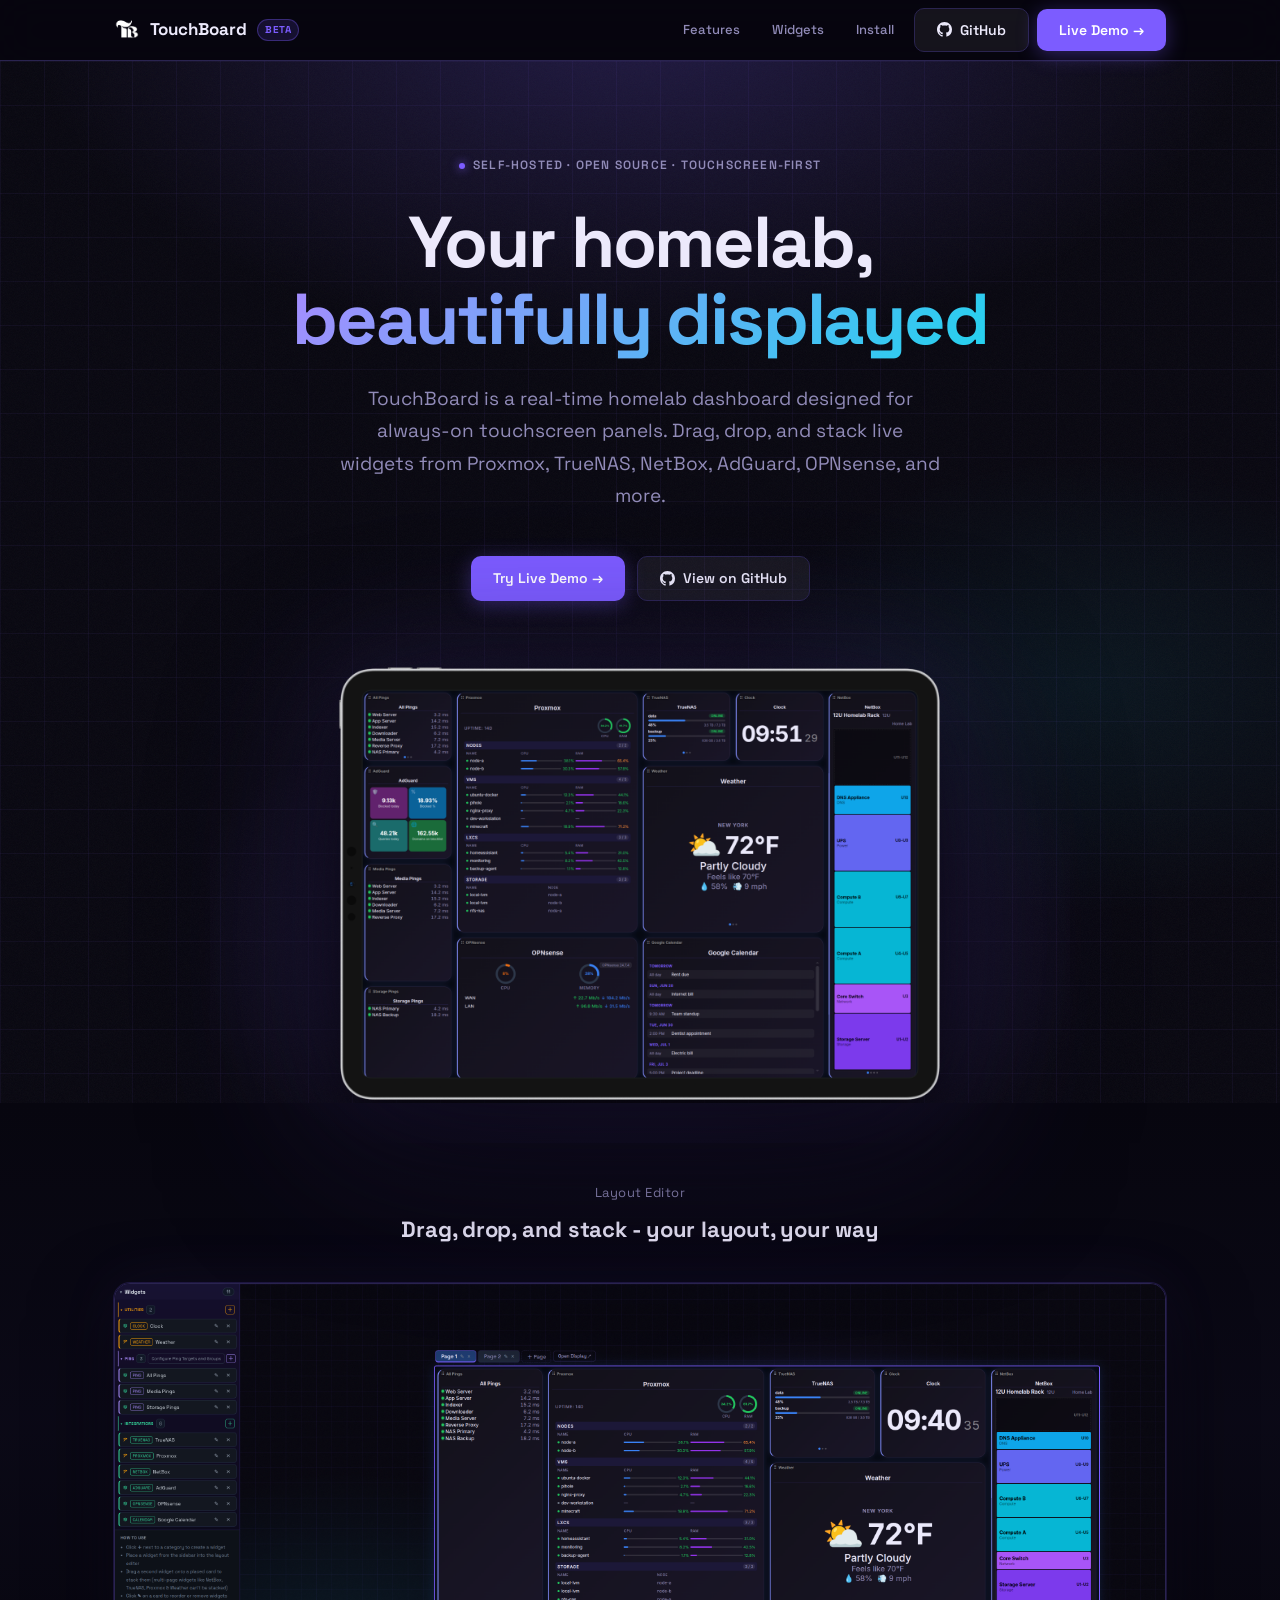
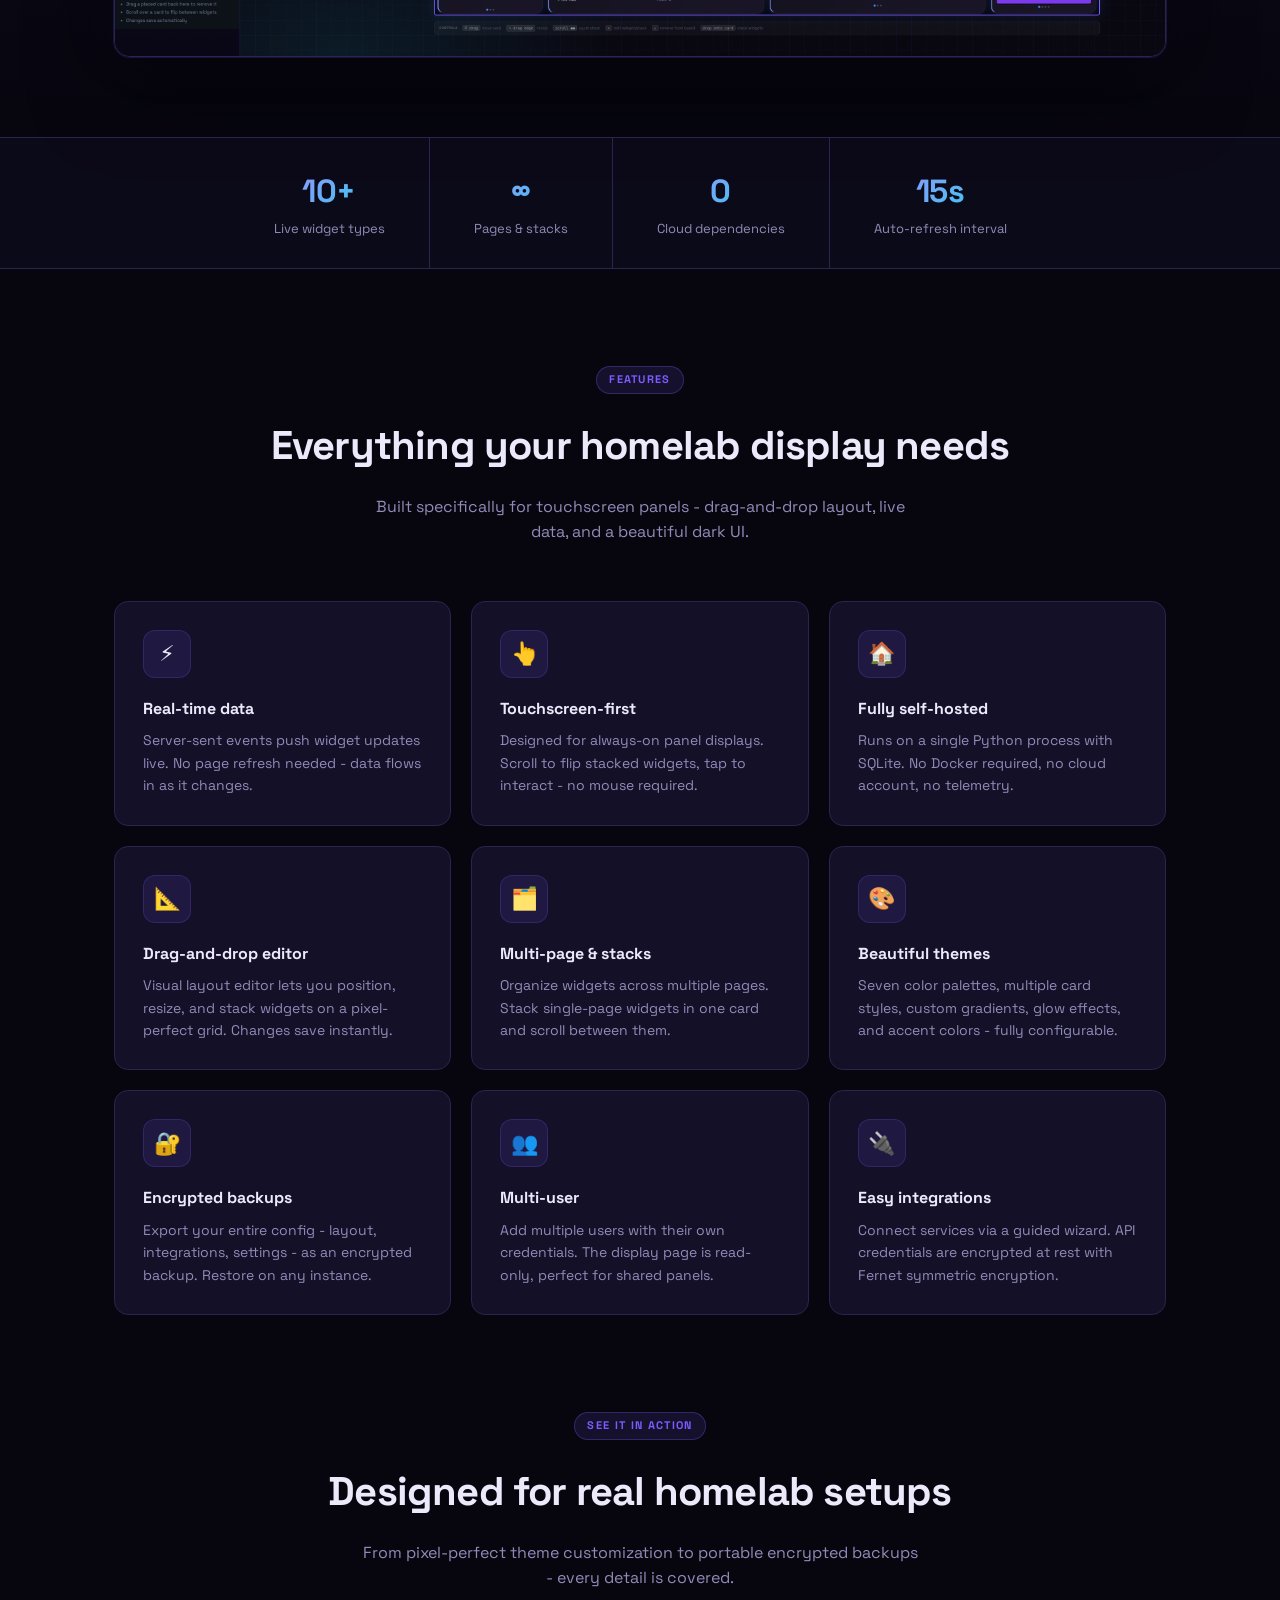
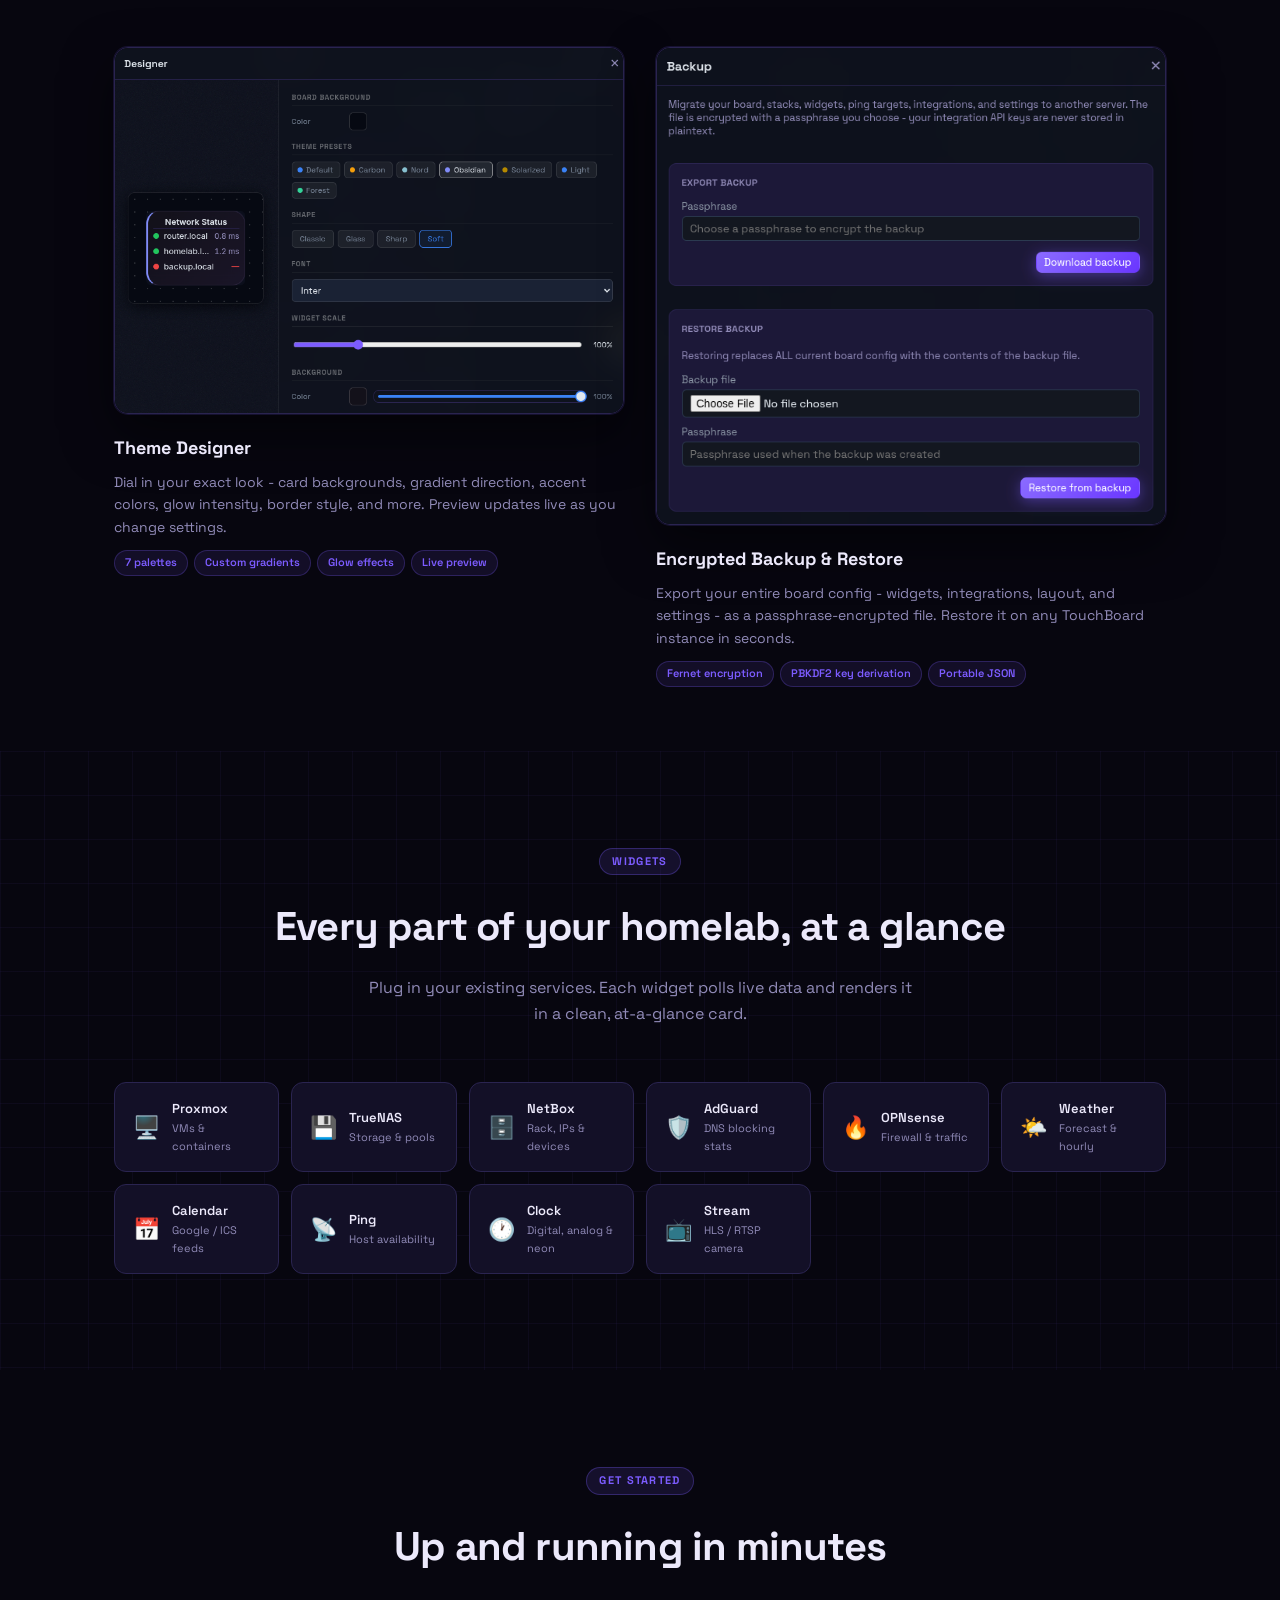
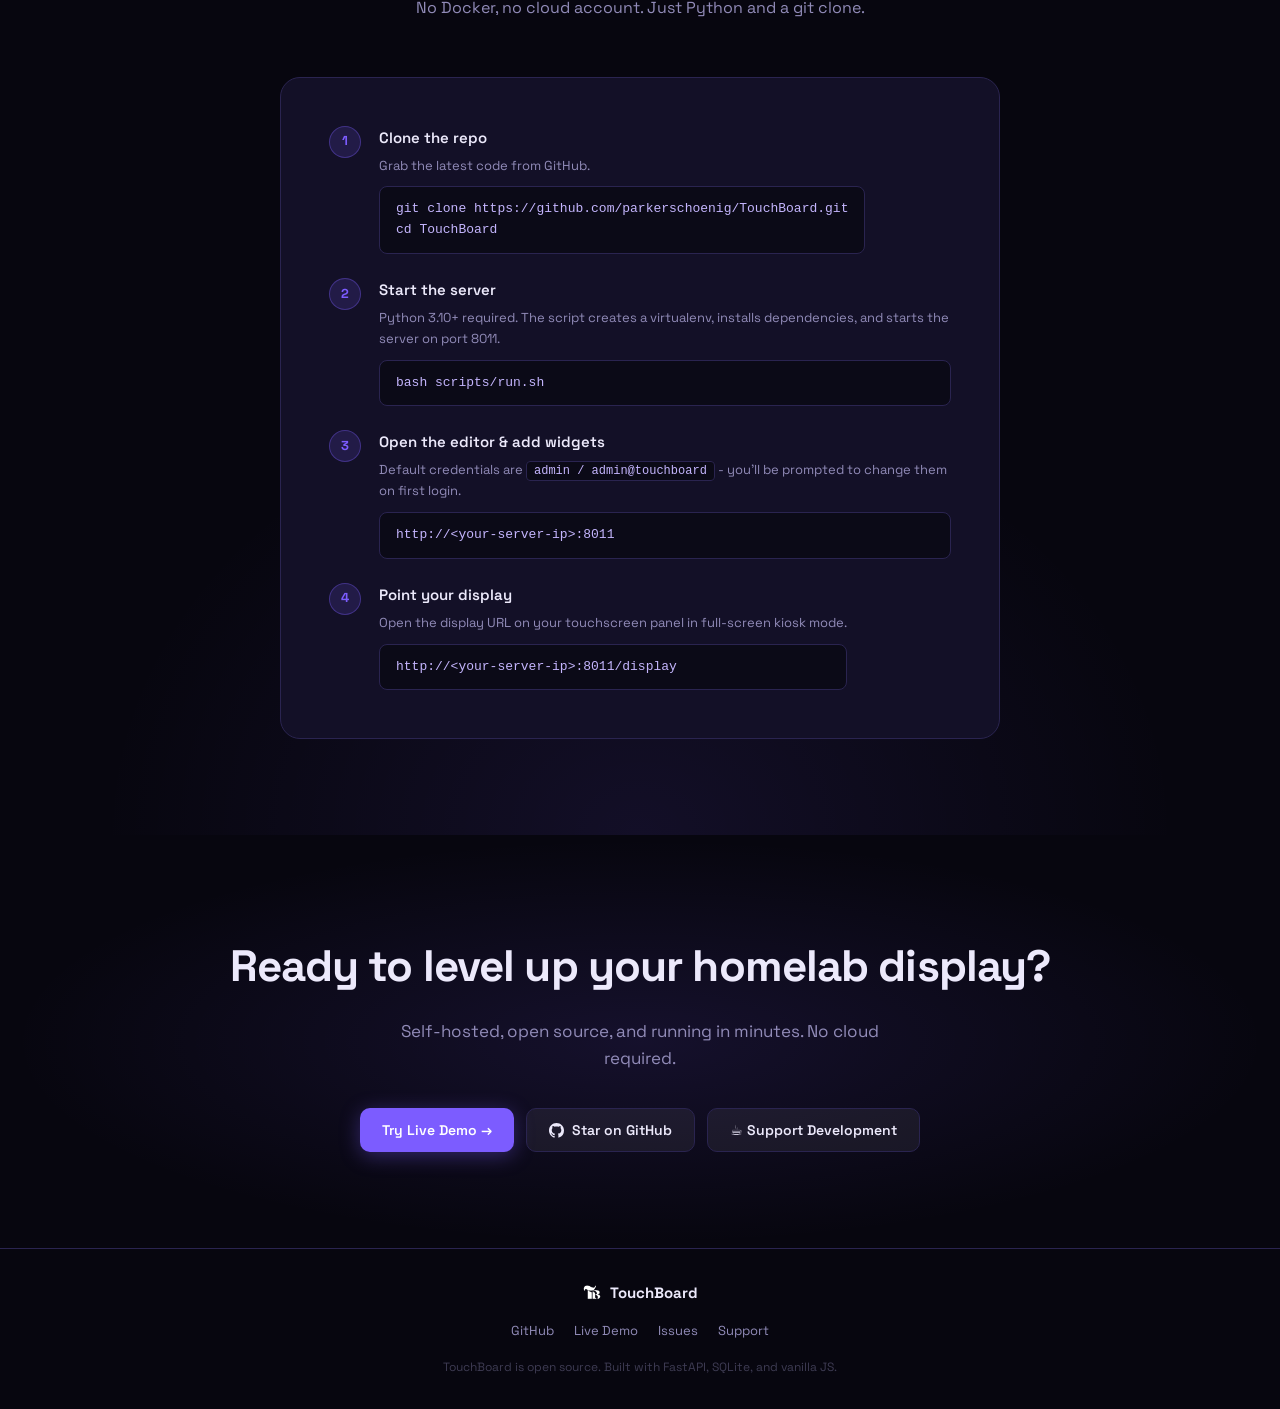
<file: docs/index.html>
<!DOCTYPE html>
<html lang="en">
<head>
  <meta charset="utf-8" />
  <meta name="viewport" content="width=device-width, initial-scale=1" />
  <title>TouchBoard - Homelab Dashboard</title>
  <meta name="description" content="A beautiful, self-hosted homelab dashboard built for touchscreen displays. Real-time widgets for Proxmox, TrueNAS, NetBox, AdGuard, OPNsense, weather, calendar, and more." />
  <meta property="og:title" content="TouchBoard - Homelab Dashboard" />
  <meta property="og:description" content="A beautiful, self-hosted homelab dashboard built for touchscreen displays." />
  <meta property="og:image" content="assets/3d_render.png" />
  <link rel="icon" type="image/png" href="assets/logo.png" />
  <meta property="og:type" content="website" />
  <link rel="preconnect" href="https://fonts.googleapis.com" />
  <link href="https://fonts.googleapis.com/css2?family=Space+Grotesk:wght@400;500;600;700&display=swap" rel="stylesheet" />
  <style>
    /* ── Design tokens (bridge theme) ──────────────────────────────────────── */
    :root {
      --bg:       #07060f;
      --panel:    #131027;
      --panel-2:  #1c1838;
      --border:   #2a2450;
      --text:     #ece9fb;
      --muted:    #918bb8;
      --accent:   #7c5cff;
      --r:        14px;
      --font:     'Space Grotesk', system-ui, sans-serif;
    }
    *, *::before, *::after { box-sizing: border-box; margin: 0; padding: 0; }
    html { scroll-behavior: smooth; }
    body {
      background-color: var(--bg);
      color: var(--text);
      font-family: var(--font);
      line-height: 1.6;
      overflow-x: hidden;
    }

    /* ── Layout ─────────────────────────────────────────────────────────────── */
    .container  { max-width: 1100px; margin: 0 auto; padding: 0 24px; }
    .section    { padding: 96px 0; }
    .section-sm { padding: 64px 0; }
    .text-center { text-align: center; }

    .label {
      display: inline-block;
      font-size: 11px; font-weight: 700; letter-spacing: .12em; text-transform: uppercase;
      color: var(--accent);
      background: rgba(124,92,255,.12); border: 1px solid rgba(124,92,255,.3);
      border-radius: 999px; padding: 4px 12px; margin-bottom: 20px;
    }
    h2.section-title {
      font-size: clamp(28px, 4vw, 40px); font-weight: 700; letter-spacing: -.02em;
      color: var(--text); margin-bottom: 16px;
    }
    p.section-sub {
      font-size: 16px; color: var(--muted); max-width: 560px; margin: 0 auto 56px;
    }

    /* ── Buttons ────────────────────────────────────────────────────────────── */
    .btn {
      display: inline-flex; align-items: center; gap: 8px;
      padding: 10px 22px; border-radius: 10px;
      font-family: var(--font); font-size: 14px; font-weight: 600;
      text-decoration: none; cursor: pointer; border: none;
      transition: all .15s;
    }
    .btn-primary {
      background: var(--accent); color: #fff;
      box-shadow: 0 4px 20px rgba(124,92,255,.35);
    }
    .btn-primary:hover { background: #9070ff; box-shadow: 0 6px 24px rgba(124,92,255,.45); transform: translateY(-1px); }
    .btn-ghost {
      background: rgba(255,255,255,.06); color: var(--text);
      border: 1px solid var(--border);
    }
    .btn-ghost:hover { background: rgba(255,255,255,.1); border-color: rgba(255,255,255,.2); transform: translateY(-1px); }

    /* ── Nav ────────────────────────────────────────────────────────────────── */
    nav {
      position: sticky; top: 0; z-index: 100;
      background: rgba(7,6,15,.82);
      backdrop-filter: blur(20px); -webkit-backdrop-filter: blur(20px);
      border-bottom: 1px solid var(--border);
    }
    .nav-inner { display: flex; align-items: center; gap: 24px; height: 60px; }
    .nav-logo {
      display: flex; align-items: center; gap: 10px;
      font-size: 17px; font-weight: 700; color: var(--text);
      text-decoration: none; flex-shrink: 0;
    }
    .nav-logo-beta {
      font-size: 10px; font-weight: 700; letter-spacing: .05em; text-transform: uppercase;
      color: var(--accent); background: rgba(124,92,255,.14);
      border: 1px solid rgba(124,92,255,.35); border-radius: 999px; padding: 2px 7px;
    }
    .nav-spacer { flex: 1; }
    .nav-links { display: flex; align-items: center; gap: 8px; }
    .nav-link {
      font-size: 13px; font-weight: 500; color: var(--muted);
      text-decoration: none; padding: 6px 12px; border-radius: 8px;
      transition: color .15s, background .15s;
    }
    .nav-link:hover { color: var(--text); background: rgba(255,255,255,.06); }

    /* ── Hero ───────────────────────────────────────────────────────────────── */
    .hero {
      padding: 90px 0 0;
      background-image:
        url("data:image/svg+xml,%3Csvg xmlns='http://www.w3.org/2000/svg' width='512' height='512'%3E%3Cfilter id='n'%3E%3CfeTurbulence type='fractalNoise' baseFrequency='.75' numOctaves='4' stitchTiles='stitch'/%3E%3C/filter%3E%3Crect width='512' height='512' filter='url(%23n)' opacity='.04'/%3E%3C/svg%3E"),
        radial-gradient(ellipse 80% 55% at 50% -5%, rgba(124,92,255,.22) 0%, transparent 60%),
        radial-gradient(ellipse 50% 40% at 85% 60%, rgba(34,211,238,.07) 0%, transparent 55%),
        linear-gradient(rgba(124,92,255,.06) 1px, transparent 1px),
        linear-gradient(90deg, rgba(124,92,255,.06) 1px, transparent 1px);
      background-size: 256px 256px, 100% 100%, 100% 100%, 44px 44px, 44px 44px;
      background-repeat: repeat, no-repeat, no-repeat, repeat, repeat;
    }
    .hero-text { text-align: center; padding-bottom: 64px; }
    .hero-eyebrow {
      display: inline-flex; align-items: center; gap: 8px;
      font-size: 12px; font-weight: 600; letter-spacing: .1em; text-transform: uppercase;
      color: var(--muted); margin-bottom: 28px;
    }
    .hero-eyebrow-dot {
      width: 6px; height: 6px; border-radius: 50%;
      background: var(--accent); box-shadow: 0 0 10px var(--accent);
      animation: pulse 2s ease-in-out infinite;
    }
    @keyframes pulse {
      0%, 100% { opacity: 1; transform: scale(1); }
      50%       { opacity: .6; transform: scale(.8); }
    }
    .hero h1 {
      font-size: clamp(40px, 7vw, 72px); font-weight: 700; letter-spacing: -.03em;
      line-height: 1.08; color: var(--text); margin-bottom: 24px;
    }
    .hero h1 span {
      background: linear-gradient(135deg, #a78bff, #22d3ee);
      -webkit-background-clip: text; -webkit-text-fill-color: transparent; background-clip: text;
    }
    .hero-sub {
      font-size: clamp(16px, 2vw, 19px); color: var(--muted);
      max-width: 600px; margin: 0 auto 44px; line-height: 1.7;
    }
    .hero-btns { display: flex; gap: 12px; justify-content: center; flex-wrap: wrap; }

    /* 3D render hero image */
    .hero-render-wrap {
      max-width: 780px; margin: 0 auto;
      position: relative;
    }
    .hero-render-wrap::before {
      content: '';
      position: absolute; inset: -40px; z-index: 0;
      background: radial-gradient(ellipse 80% 70% at 50% 60%, rgba(124,92,255,.18) 0%, transparent 70%);
      pointer-events: none;
    }
    .hero-render-wrap img {
      width: 100%; display: block; position: relative; z-index: 1;
      filter: drop-shadow(0 40px 80px rgba(0,0,0,.7)) drop-shadow(0 0 60px rgba(124,92,255,.2));
    }

    /* ── Editor screenshot strip ─────────────────────────────────────────────── */
    .editor-strip {
      padding: 80px 0;
      background: linear-gradient(180deg, transparent 0%, rgba(19,16,39,.3) 50%, transparent 100%);
    }
    .editor-strip-inner { text-align: center; margin-bottom: 36px; }
    .editor-strip-label { font-size: 13px; color: var(--muted); letter-spacing: .04em; margin-bottom: 8px; }
    .editor-strip-title { font-size: 22px; font-weight: 700; letter-spacing: -.01em; }
    .screenshot-frame {
      border-radius: 16px; overflow: hidden;
      border: 1px solid var(--border);
      box-shadow:
        0 0 0 1px rgba(124,92,255,.18),
        0 30px 80px rgba(0,0,0,.7),
        0 0 60px rgba(124,92,255,.08);
    }
    .screenshot-frame img { width: 100%; display: block; }

    /* ── Stats ──────────────────────────────────────────────────────────────── */
    .stats {
      border-top: 1px solid var(--border); border-bottom: 1px solid var(--border);
      background: rgba(19,16,39,.4);
    }
    .stats-inner { display: flex; justify-content: center; flex-wrap: wrap; }
    .stat-item {
      padding: 28px 44px; text-align: center;
      border-right: 1px solid var(--border);
    }
    .stat-item:last-child { border-right: none; }
    .stat-num {
      font-size: 32px; font-weight: 700; letter-spacing: -.02em;
      background: linear-gradient(135deg, #a78bff, #22d3ee);
      -webkit-background-clip: text; -webkit-text-fill-color: transparent; background-clip: text;
    }
    .stat-label { font-size: 13px; color: var(--muted); margin-top: 2px; }

    /* ── Features ───────────────────────────────────────────────────────────── */
    .features-grid {
      display: grid;
      grid-template-columns: repeat(auto-fit, minmax(300px, 1fr));
      gap: 20px;
    }
    .feature-card {
      background: var(--panel); border: 1px solid var(--border);
      border-radius: var(--r); padding: 28px;
      transition: border-color .2s, box-shadow .2s;
    }
    .feature-card:hover {
      border-color: rgba(124,92,255,.5);
      box-shadow: 0 0 28px rgba(124,92,255,.1);
    }
    .feature-icon {
      width: 48px; height: 48px; border-radius: 12px;
      background: rgba(124,92,255,.12); border: 1px solid rgba(124,92,255,.2);
      display: flex; align-items: center; justify-content: center;
      font-size: 22px; margin-bottom: 18px;
    }
    .feature-title { font-size: 16px; font-weight: 700; color: var(--text); margin-bottom: 8px; }
    .feature-desc  { font-size: 14px; color: var(--muted); line-height: 1.6; }

    /* ── In-action screenshots ───────────────────────────────────────────────── */
    .in-action-grid {
      display: grid; grid-template-columns: 1fr 1fr; gap: 32px; align-items: start;
    }
    .in-action-img {
      border-radius: 14px; overflow: hidden;
      border: 1px solid var(--border);
      box-shadow: 0 0 0 1px rgba(124,92,255,.15), 0 20px 50px rgba(0,0,0,.5);
      margin-bottom: 20px;
    }
    .in-action-img img { width: 100%; display: block; }
    .in-action-title { font-size: 18px; font-weight: 700; color: var(--text); margin-bottom: 8px; }
    .in-action-desc  { font-size: 14px; color: var(--muted); line-height: 1.6; }
    .in-action-chips { display: flex; flex-wrap: wrap; gap: 6px; margin-top: 12px; }
    .in-action-chip {
      font-size: 11px; font-weight: 600; color: var(--accent);
      background: rgba(124,92,255,.1); border: 1px solid rgba(124,92,255,.25);
      border-radius: 999px; padding: 3px 10px;
    }

    /* ── Widget showcase ────────────────────────────────────────────────────── */
    .widgets-section {
      background-image:
        linear-gradient(rgba(124,92,255,.05) 1px, transparent 1px),
        linear-gradient(90deg, rgba(124,92,255,.05) 1px, transparent 1px);
      background-size: 44px 44px;
    }
    .widgets-grid {
      display: grid; grid-template-columns: repeat(auto-fill, minmax(165px, 1fr)); gap: 12px;
    }
    .widget-chip {
      background: var(--panel); border: 1px solid var(--border);
      border-radius: 12px; padding: 16px 18px;
      display: flex; align-items: center; gap: 12px;
      transition: border-color .2s, transform .15s;
    }
    .widget-chip:hover { border-color: rgba(124,92,255,.45); transform: translateY(-2px); }
    .widget-chip-icon { font-size: 22px; flex-shrink: 0; }
    .widget-chip-name { font-size: 13px; font-weight: 600; color: var(--text); }
    .widget-chip-sub  { font-size: 11px; color: var(--muted); }

    /* ── Install ────────────────────────────────────────────────────────────── */
    .install-section {
      background: radial-gradient(ellipse 60% 60% at 50% 100%, rgba(124,92,255,.1) 0%, transparent 70%);
    }
    .install-card {
      background: var(--panel); border: 1px solid var(--border);
      border-radius: 20px; padding: 48px; max-width: 720px; margin: 0 auto;
    }
    .steps { display: flex; flex-direction: column; gap: 24px; text-align: left; }
    .step { display: flex; gap: 18px; }
    .step-num {
      width: 32px; height: 32px; border-radius: 50%; flex-shrink: 0;
      background: rgba(124,92,255,.15); border: 1px solid rgba(124,92,255,.35);
      color: var(--accent); font-size: 13px; font-weight: 700;
      display: flex; align-items: center; justify-content: center;
    }
    .step-title { font-size: 15px; font-weight: 600; color: var(--text); margin-bottom: 6px; }
    .step-desc { font-size: 13px; color: var(--muted); }
    .code-block {
      font-family: 'JetBrains Mono', 'Fira Code', monospace;
      background: rgba(0,0,0,.4); border: 1px solid var(--border);
      border-radius: 8px; padding: 12px 16px;
      color: #c4b5fd; font-size: 13px; display: block;
      margin-top: 10px; white-space: pre; overflow-x: auto;
    }
    code.inline {
      font-family: 'JetBrains Mono', monospace;
      background: rgba(0,0,0,.4); border: 1px solid var(--border);
      border-radius: 4px; padding: 2px 7px; font-size: 12px;
      color: #c4b5fd; vertical-align: middle;
    }

    /* ── CTA ────────────────────────────────────────────────────────────────── */
    .cta-section {
      text-align: center;
      background-image:
        radial-gradient(ellipse 70% 70% at 50% 50%, rgba(124,92,255,.12) 0%, transparent 70%);
    }
    .cta-section h2 {
      font-size: clamp(28px, 4vw, 44px); font-weight: 700;
      letter-spacing: -.02em; margin-bottom: 16px;
    }
    .cta-btns { display: flex; gap: 12px; justify-content: center; flex-wrap: wrap; margin-top: 36px; }

    /* ── Footer ─────────────────────────────────────────────────────────────── */
    footer { border-top: 1px solid var(--border); padding: 32px 0; }
    .footer-inner { display: flex; flex-direction: column; align-items: center; gap: 16px; }
    .footer-logo {
      display: flex; align-items: center; gap: 8px;
      font-size: 15px; font-weight: 700; color: var(--text); text-decoration: none;
    }
    .footer-links { display: flex; gap: 20px; flex-wrap: wrap; justify-content: center; }
    .footer-link  { font-size: 13px; color: var(--muted); text-decoration: none; transition: color .15s; }
    .footer-link:hover { color: var(--text); }
    .footer-copy  { font-size: 12px; color: rgba(145,139,184,.4); }

    /* ── Responsive ─────────────────────────────────────────────────────────── */
    @media (max-width: 768px) {
      .section    { padding: 64px 0; }
      .section-sm { padding: 40px 0; }
      p.section-sub { margin-bottom: 36px; }

      /* Nav: hide text links, keep buttons compact */
      .nav-link { display: none; }
      .nav-links { gap: 6px; }
      .nav-links .btn { padding: 7px 14px; font-size: 13px; }

      /* Hero */
      .hero { padding: 60px 0 0; }
      .hero-text { padding-bottom: 40px; }
      .hero-sub { margin-bottom: 28px; }

      /* Stats: 2x2 wrap */
      .stats-inner { display: grid; grid-template-columns: 1fr 1fr; }
      .stat-item { border-right: none; border-bottom: 1px solid var(--border); padding: 20px 16px; }
      .stat-item:nth-child(1),
      .stat-item:nth-child(3) { border-right: 1px solid var(--border); }
      .stat-item:nth-child(3),
      .stat-item:nth-child(4) { border-bottom: none; }

      /* Features grid: single column */
      .features-grid { grid-template-columns: 1fr; }

      /* In-action: stack */
      .in-action-grid { grid-template-columns: 1fr; gap: 40px; }

      /* Widget chips: 2 per row */
      .widgets-grid { grid-template-columns: 1fr 1fr; }

      /* Install card */
      .install-card { padding: 28px 18px; }
    }

    @media (max-width: 480px) {
      .container { padding: 0 16px; }
      .section { padding: 48px 0; }

      /* Nav: just logo + demo button */
      .nav-links .btn-ghost { display: none; }
      .nav-inner { gap: 12px; }

      /* Hero title smaller on tiny screens */
      .hero h1 { font-size: clamp(32px, 9vw, 48px); }

      /* Stats: single column on very small */
      .stats-inner { grid-template-columns: 1fr; }
      .stat-item { border-right: none !important; border-bottom: 1px solid var(--border); }
      .stat-item:last-child { border-bottom: none; }

      /* Widget chips: keep 2-col but tighter */
      .widget-chip { padding: 12px 14px; gap: 10px; }
      .widget-chip-icon { font-size: 18px; }

      /* Install card */
      .install-card { padding: 24px 14px; border-radius: 14px; }
      .code-block { font-size: 12px; padding: 10px 12px; }
    }
  </style>
</head>
<body>

<!-- ── Nav ──────────────────────────────────────────────────────────────────── -->
<nav>
  <div class="container">
    <div class="nav-inner">
      <a href="#" class="nav-logo">
        <img src="assets/logo.png" alt="TouchBoard" style="width:26px;height:26px;object-fit:contain" />
        TouchBoard
        <span class="nav-logo-beta">BETA</span>
      </a>
      <div class="nav-spacer"></div>
      <div class="nav-links">
        <a href="#features" class="nav-link">Features</a>
        <a href="#widgets"  class="nav-link">Widgets</a>
        <a href="#install"  class="nav-link">Install</a>
        <a href="https://github.com/parkerschoenig/TouchBoard" class="btn btn-ghost" target="_blank" rel="noopener">
          <svg width="15" height="15" viewBox="0 0 24 24" fill="currentColor"><path d="M12 0C5.37 0 0 5.37 0 12c0 5.31 3.435 9.795 8.205 11.385.6.105.825-.255.825-.57 0-.285-.015-1.23-.015-2.235-3.015.555-3.795-.735-4.035-1.41-.135-.345-.72-1.41-1.23-1.695-.42-.225-1.02-.78-.015-.795.945-.015 1.62.87 1.845 1.23 1.08 1.815 2.805 1.305 3.495.99.105-.78.42-1.305.765-1.605-2.67-.3-5.46-1.335-5.46-5.925 0-1.305.465-2.385 1.23-3.225-.12-.3-.54-1.53.12-3.18 0 0 1.005-.315 3.3 1.23.96-.27 1.98-.405 3-.405s2.04.135 3 .405c2.295-1.56 3.3-1.23 3.3-1.23.66 1.65.24 2.88.12 3.18.765.84 1.23 1.905 1.23 3.225 0 4.605-2.805 5.625-5.475 5.925.435.375.81 1.095.81 2.22 0 1.605-.015 2.895-.015 3.3 0 .315.225.69.825.57A12.02 12.02 0 0 0 24 12c0-6.63-5.37-12-12-12z"/></svg>
          GitHub
        </a>
        <a href="https://touchboard.pshl.app" class="btn btn-primary" target="_blank" rel="noopener">Live Demo →</a>
      </div>
    </div>
  </div>
</nav>

<!-- ── Hero ─────────────────────────────────────────────────────────────────── -->
<section class="hero">
  <div class="container">
    <div class="hero-text">
      <div class="hero-eyebrow">
        <span class="hero-eyebrow-dot"></span>
        Self-hosted · Open source · Touchscreen-first
      </div>
      <h1>Your homelab,<br><span>beautifully displayed</span></h1>
      <p class="hero-sub">
        TouchBoard is a real-time homelab dashboard designed for always-on touchscreen panels.
        Drag, drop, and stack live widgets from Proxmox, TrueNAS, NetBox, AdGuard, OPNsense, and more.
      </p>
      <div class="hero-btns">
        <a href="https://touchboard.pshl.app" class="btn btn-primary" target="_blank" rel="noopener">Try Live Demo →</a>
        <a href="https://github.com/parkerschoenig/TouchBoard" class="btn btn-ghost" target="_blank" rel="noopener">
          <svg width="15" height="15" viewBox="0 0 24 24" fill="currentColor"><path d="M12 0C5.37 0 0 5.37 0 12c0 5.31 3.435 9.795 8.205 11.385.6.105.825-.255.825-.57 0-.285-.015-1.23-.015-2.235-3.015.555-3.795-.735-4.035-1.41-.135-.345-.72-1.41-1.23-1.695-.42-.225-1.02-.78-.015-.795.945-.015 1.62.87 1.845 1.23 1.08 1.815 2.805 1.305 3.495.99.105-.78.42-1.305.765-1.605-2.67-.3-5.46-1.335-5.46-5.925 0-1.305.465-2.385 1.23-3.225-.12-.3-.54-1.53.12-3.18 0 0 1.005-.315 3.3 1.23.96-.27 1.98-.405 3-.405s2.04.135 3 .405c2.295-1.56 3.3-1.23 3.3-1.23.66 1.65.24 2.88.12 3.18.765.84 1.23 1.905 1.23 3.225 0 4.605-2.805 5.625-5.475 5.925.435.375.81 1.095.81 2.22 0 1.605-.015 2.895-.015 3.3 0 .315.225.69.825.57A12.02 12.02 0 0 0 24 12c0-6.63-5.37-12-12-12z"/></svg>
          View on GitHub
        </a>
      </div>
    </div>

    <!-- 3D iPad render -->
    <div class="hero-render-wrap">
      <img src="assets/3d_render.png" alt="TouchBoard running on a touchscreen iPad panel" />
    </div>
  </div>
</section>

<!-- ── Layout editor screenshot ───────────────────────────────────────────────── -->
<div class="editor-strip">
  <div class="container">
    <div class="editor-strip-inner">
      <div class="editor-strip-label">Layout Editor</div>
      <div class="editor-strip-title">Drag, drop, and stack - your layout, your way</div>
    </div>
    <div class="screenshot-frame">
      <img src="assets/layout_editor_screenshot.png" alt="TouchBoard layout editor showing widget grid" />
    </div>
  </div>
</div>

<!-- ── Stats ─────────────────────────────────────────────────────────────────── -->
<div class="stats">
  <div class="container">
    <div class="stats-inner">
      <div class="stat-item"><div class="stat-num">10+</div><div class="stat-label">Live widget types</div></div>
      <div class="stat-item"><div class="stat-num">∞</div><div class="stat-label">Pages &amp; stacks</div></div>
      <div class="stat-item"><div class="stat-num">0</div><div class="stat-label">Cloud dependencies</div></div>
      <div class="stat-item"><div class="stat-num">15s</div><div class="stat-label">Auto-refresh interval</div></div>
    </div>
  </div>
</div>

<!-- ── Features ──────────────────────────────────────────────────────────────── -->
<section class="section" id="features">
  <div class="container">
    <div class="text-center">
      <span class="label">Features</span>
      <h2 class="section-title">Everything your homelab display needs</h2>
      <p class="section-sub">Built specifically for touchscreen panels - drag-and-drop layout, live data, and a beautiful dark UI.</p>
    </div>
    <div class="features-grid">
      <div class="feature-card">
        <div class="feature-icon">⚡</div>
        <div class="feature-title">Real-time data</div>
        <div class="feature-desc">Server-sent events push widget updates live. No page refresh needed - data flows in as it changes.</div>
      </div>
      <div class="feature-card">
        <div class="feature-icon">👆</div>
        <div class="feature-title">Touchscreen-first</div>
        <div class="feature-desc">Designed for always-on panel displays. Scroll to flip stacked widgets, tap to interact - no mouse required.</div>
      </div>
      <div class="feature-card">
        <div class="feature-icon">🏠</div>
        <div class="feature-title">Fully self-hosted</div>
        <div class="feature-desc">Runs on a single Python process with SQLite. No Docker required, no cloud account, no telemetry.</div>
      </div>
      <div class="feature-card">
        <div class="feature-icon">📐</div>
        <div class="feature-title">Drag-and-drop editor</div>
        <div class="feature-desc">Visual layout editor lets you position, resize, and stack widgets on a pixel-perfect grid. Changes save instantly.</div>
      </div>
      <div class="feature-card">
        <div class="feature-icon">🗂️</div>
        <div class="feature-title">Multi-page &amp; stacks</div>
        <div class="feature-desc">Organize widgets across multiple pages. Stack single-page widgets in one card and scroll between them.</div>
      </div>
      <div class="feature-card">
        <div class="feature-icon">🎨</div>
        <div class="feature-title">Beautiful themes</div>
        <div class="feature-desc">Seven color palettes, multiple card styles, custom gradients, glow effects, and accent colors - fully configurable.</div>
      </div>
      <div class="feature-card">
        <div class="feature-icon">🔐</div>
        <div class="feature-title">Encrypted backups</div>
        <div class="feature-desc">Export your entire config - layout, integrations, settings - as an encrypted backup. Restore on any instance.</div>
      </div>
      <div class="feature-card">
        <div class="feature-icon">👥</div>
        <div class="feature-title">Multi-user</div>
        <div class="feature-desc">Add multiple users with their own credentials. The display page is read-only, perfect for shared panels.</div>
      </div>
      <div class="feature-card">
        <div class="feature-icon">🔌</div>
        <div class="feature-title">Easy integrations</div>
        <div class="feature-desc">Connect services via a guided wizard. API credentials are encrypted at rest with Fernet symmetric encryption.</div>
      </div>
    </div>
  </div>
</section>

<!-- ── In action: designer + backup ──────────────────────────────────────────── -->
<section class="section-sm" style="padding-top:0">
  <div class="container">
    <div class="text-center" style="margin-bottom:48px">
      <span class="label">See it in action</span>
      <h2 class="section-title">Designed for real homelab setups</h2>
      <p class="section-sub">From pixel-perfect theme customization to portable encrypted backups - every detail is covered.</p>
    </div>
    <div class="in-action-grid">
      <div class="in-action-item">
        <div class="in-action-img">
          <img src="assets/designer_screenshot.png" alt="TouchBoard theme designer panel" />
        </div>
        <div class="in-action-title">Theme Designer</div>
        <div class="in-action-desc">Dial in your exact look - card backgrounds, gradient direction, accent colors, glow intensity, border style, and more. Preview updates live as you change settings.</div>
        <div class="in-action-chips">
          <span class="in-action-chip">7 palettes</span>
          <span class="in-action-chip">Custom gradients</span>
          <span class="in-action-chip">Glow effects</span>
          <span class="in-action-chip">Live preview</span>
        </div>
      </div>
      <div class="in-action-item">
        <div class="in-action-img">
          <img src="assets/backup_restore_config_screenshot.png" alt="TouchBoard backup and restore settings" />
        </div>
        <div class="in-action-title">Encrypted Backup &amp; Restore</div>
        <div class="in-action-desc">Export your entire board config - widgets, integrations, layout, and settings - as a passphrase-encrypted file. Restore it on any TouchBoard instance in seconds.</div>
        <div class="in-action-chips">
          <span class="in-action-chip">Fernet encryption</span>
          <span class="in-action-chip">PBKDF2 key derivation</span>
          <span class="in-action-chip">Portable JSON</span>
        </div>
      </div>
    </div>
  </div>
</section>

<!-- ── Widget showcase ────────────────────────────────────────────────────────── -->
<section class="section widgets-section" id="widgets">
  <div class="container">
    <div class="text-center">
      <span class="label">Widgets</span>
      <h2 class="section-title">Every part of your homelab, at a glance</h2>
      <p class="section-sub">Plug in your existing services. Each widget polls live data and renders it in a clean, at-a-glance card.</p>
    </div>
    <div class="widgets-grid">
      <div class="widget-chip"><div class="widget-chip-icon">🖥️</div><div><div class="widget-chip-name">Proxmox</div><div class="widget-chip-sub">VMs &amp; containers</div></div></div>
      <div class="widget-chip"><div class="widget-chip-icon">💾</div><div><div class="widget-chip-name">TrueNAS</div><div class="widget-chip-sub">Storage &amp; pools</div></div></div>
      <div class="widget-chip"><div class="widget-chip-icon">🗄️</div><div><div class="widget-chip-name">NetBox</div><div class="widget-chip-sub">Rack, IPs &amp; devices</div></div></div>
      <div class="widget-chip"><div class="widget-chip-icon">🛡️</div><div><div class="widget-chip-name">AdGuard</div><div class="widget-chip-sub">DNS blocking stats</div></div></div>
      <div class="widget-chip"><div class="widget-chip-icon">🔥</div><div><div class="widget-chip-name">OPNsense</div><div class="widget-chip-sub">Firewall &amp; traffic</div></div></div>
      <div class="widget-chip"><div class="widget-chip-icon">🌤️</div><div><div class="widget-chip-name">Weather</div><div class="widget-chip-sub">Forecast &amp; hourly</div></div></div>
      <div class="widget-chip"><div class="widget-chip-icon">📅</div><div><div class="widget-chip-name">Calendar</div><div class="widget-chip-sub">Google / ICS feeds</div></div></div>
      <div class="widget-chip"><div class="widget-chip-icon">📡</div><div><div class="widget-chip-name">Ping</div><div class="widget-chip-sub">Host availability</div></div></div>
      <div class="widget-chip"><div class="widget-chip-icon">🕐</div><div><div class="widget-chip-name">Clock</div><div class="widget-chip-sub">Digital, analog &amp; neon</div></div></div>
      <div class="widget-chip"><div class="widget-chip-icon">📺</div><div><div class="widget-chip-name">Stream</div><div class="widget-chip-sub">HLS / RTSP camera</div></div></div>
    </div>
  </div>
</section>

<!-- ── Install ────────────────────────────────────────────────────────────────── -->
<section class="section install-section" id="install">
  <div class="container">
    <div class="text-center">
      <span class="label">Get started</span>
      <h2 class="section-title">Up and running in minutes</h2>
      <p class="section-sub">No Docker, no cloud account. Just Python and a git clone.</p>
    </div>
    <div class="install-card">
      <div class="steps">
        <div class="step">
          <div class="step-num">1</div>
          <div class="step-body">
            <div class="step-title">Clone the repo</div>
            <div class="step-desc">Grab the latest code from GitHub.</div>
            <code class="code-block">git clone https://github.com/parkerschoenig/TouchBoard.git
cd TouchBoard</code>
          </div>
        </div>
        <div class="step">
          <div class="step-num">2</div>
          <div class="step-body">
            <div class="step-title">Start the server</div>
            <div class="step-desc">Python 3.10+ required. The script creates a virtualenv, installs dependencies, and starts the server on port 8011.</div>
            <code class="code-block">bash scripts/run.sh</code>
          </div>
        </div>
        <div class="step">
          <div class="step-num">3</div>
          <div class="step-body">
            <div class="step-title">Open the editor &amp; add widgets</div>
            <div class="step-desc">Default credentials are <code class="inline">admin / admin@touchboard</code> - you'll be prompted to change them on first login.</div>
            <code class="code-block">http://&lt;your-server-ip&gt;:8011</code>
          </div>
        </div>
        <div class="step">
          <div class="step-num">4</div>
          <div class="step-body">
            <div class="step-title">Point your display</div>
            <div class="step-desc">Open the display URL on your touchscreen panel in full-screen kiosk mode.</div>
            <code class="code-block">http://&lt;your-server-ip&gt;:8011/display</code>
          </div>
        </div>
      </div>
    </div>
  </div>
</section>

<!-- ── CTA ────────────────────────────────────────────────────────────────────── -->
<section class="section cta-section">
  <div class="container">
    <h2>Ready to level up your homelab display?</h2>
    <p style="color:var(--muted);font-size:17px;max-width:480px;margin:0 auto;">
      Self-hosted, open source, and running in minutes. No cloud required.
    </p>
    <div class="cta-btns">
      <a href="https://touchboard.pshl.app" class="btn btn-primary" target="_blank" rel="noopener">Try Live Demo →</a>
      <a href="https://github.com/parkerschoenig/TouchBoard" class="btn btn-ghost" target="_blank" rel="noopener">
        <svg width="15" height="15" viewBox="0 0 24 24" fill="currentColor"><path d="M12 0C5.37 0 0 5.37 0 12c0 5.31 3.435 9.795 8.205 11.385.6.105.825-.255.825-.57 0-.285-.015-1.23-.015-2.235-3.015.555-3.795-.735-4.035-1.41-.135-.345-.72-1.41-1.23-1.695-.42-.225-1.02-.78-.015-.795.945-.015 1.62.87 1.845 1.23 1.08 1.815 2.805 1.305 3.495.99.105-.78.42-1.305.765-1.605-2.67-.3-5.46-1.335-5.46-5.925 0-1.305.465-2.385 1.23-3.225-.12-.3-.54-1.53.12-3.18 0 0 1.005-.315 3.3 1.23.96-.27 1.98-.405 3-.405s2.04.135 3 .405c2.295-1.56 3.3-1.23 3.3-1.23.66 1.65.24 2.88.12 3.18.765.84 1.23 1.905 1.23 3.225 0 4.605-2.805 5.625-5.475 5.925.435.375.81 1.095.81 2.22 0 1.605-.015 2.895-.015 3.3 0 .315.225.69.825.57A12.02 12.02 0 0 0 24 12c0-6.63-5.37-12-12-12z"/></svg>
        Star on GitHub
      </a>
      <a href="https://ko-fi.com/parkertouchboard" class="btn btn-ghost" target="_blank" rel="noopener">☕ Support Development</a>
    </div>
  </div>
</section>

<!-- ── Footer ─────────────────────────────────────────────────────────────────── -->
<footer>
  <div class="container">
    <div class="footer-inner">
      <a href="#" class="footer-logo">
        <img src="assets/logo.png" alt="TouchBoard" style="width:20px;height:20px;object-fit:contain" />
        TouchBoard
      </a>
      <div class="footer-links">
        <a href="https://github.com/parkerschoenig/TouchBoard" class="footer-link" target="_blank" rel="noopener">GitHub</a>
        <a href="https://touchboard.pshl.app" class="footer-link" target="_blank" rel="noopener">Live Demo</a>
        <a href="https://github.com/parkerschoenig/TouchBoard/issues" class="footer-link" target="_blank" rel="noopener">Issues</a>
        <a href="https://ko-fi.com/parkertouchboard" class="footer-link" target="_blank" rel="noopener">Support</a>
      </div>
      <p class="footer-copy">TouchBoard is open source. Built with FastAPI, SQLite, and vanilla JS.</p>
    </div>
  </div>
</footer>

</body>
</html>
</file>
